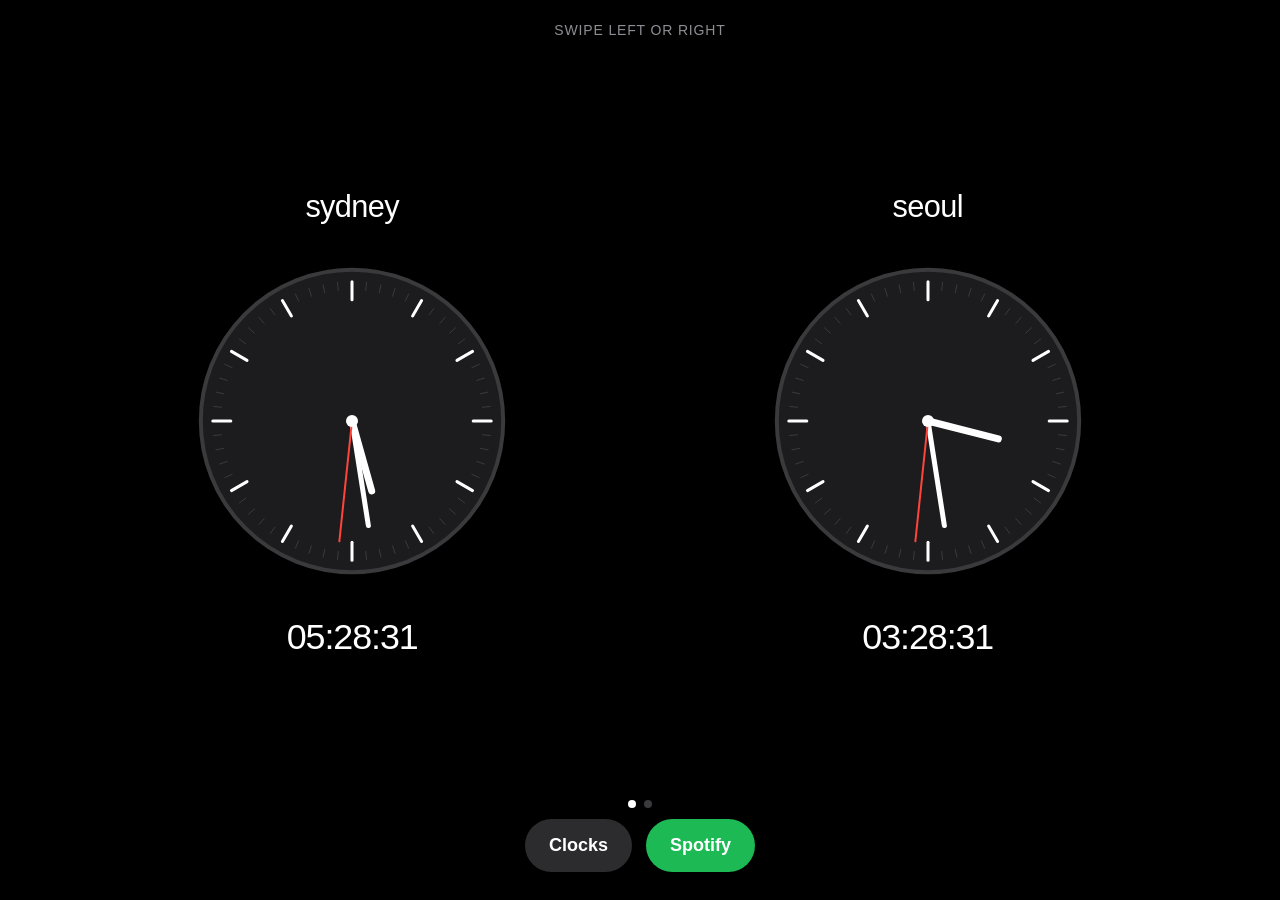
<file: clock.html>
<!DOCTYPE html>
<html lang="en">
<head>
  <meta charset="UTF-8" />
  <meta name="viewport" content="width=device-width, initial-scale=1.0" />
  <title>World Clock Kiosk</title>
  <style>
    :root {
      --bg: #000000;
      --card: #1c1c1e;
      --ring: #3a3a3c;
      --text: #ffffff;
      --muted: #8e8e93;
      --accent: #1db954;
      --danger: #ff453a;
    }

    * { box-sizing: border-box; }

    html, body {
      margin: 0;
      width: 100%;
      height: 100%;
      overflow: hidden;
      background: var(--bg);
      color: var(--text);
      font-family: -apple-system, BlinkMacSystemFont, "SF Pro Display", "Segoe UI", sans-serif;
      touch-action: pan-y;
      user-select: none;
    }

    body {
      display: flex;
      align-items: stretch;
      justify-content: stretch;
    }

    .app {
      width: 100vw;
      height: 100vh;
      overflow: hidden;
      position: relative;
      background: var(--bg);
    }

    .track {
      display: flex;
      width: 200vw;
      height: 100vh;
      transform: translateX(0);
      transition: transform 320ms ease;
      will-change: transform;
    }

    .app.spotify .track {
      transform: translateX(-100vw);
    }

    .page {
      width: 100vw;
      height: 100vh;
      flex: 0 0 100vw;
      display: flex;
      align-items: center;
      justify-content: center;
      position: relative;
      overflow: hidden;
      background: var(--bg);
    }

    .clock-page {
      padding: 4vh 4vw 10vh;
      flex-direction: column;
      gap: 4vh;
    }

    .clocks {
      display: grid;
      grid-template-columns: repeat(2, minmax(260px, 1fr));
      gap: 4vw;
      width: min(1100px, 100%);
      align-items: start;
    }

    .clock-card {
      display: flex;
      flex-direction: column;
      align-items: center;
      justify-content: flex-start;
      gap: 16px;
    }

    .city {
      font-size: clamp(22px, 2.4vw, 34px);
      font-weight: 500;
      letter-spacing: -0.02em;
      color: var(--text);
    }

    .clock-wrap {
      width: min(38vw, 360px);
      height: min(38vw, 360px);
      min-width: 260px;
      min-height: 260px;
      border-radius: 50%;
      display: grid;
      place-items: center;
    }

    canvas {
      width: 100%;
      height: 100%;
      display: block;
    }

    .digital {
      font-size: clamp(26px, 2.8vw, 42px);
      letter-spacing: -0.03em;
      color: var(--text);
      font-variant-numeric: tabular-nums;
    }

    .sub {
      font-size: clamp(14px, 1.2vw, 18px);
      color: var(--muted);
      text-transform: uppercase;
      letter-spacing: 0.08em;
    }

    .pill-row {
      position: absolute;
      bottom: 28px;
      left: 50%;
      transform: translateX(-50%);
      display: flex;
      gap: 14px;
      align-items: center;
      z-index: 3;
    }

    .pill {
      border: 0;
      border-radius: 999px;
      padding: 16px 24px;
      font-size: 18px;
      font-weight: 600;
      color: var(--text);
      background: #2c2c2e;
      cursor: pointer;
    }

    .pill.spotify {
      background: var(--accent);
      color: #fff;
    }

    .hint {
      position: absolute;
      top: 22px;
      left: 50%;
      transform: translateX(-50%);
      color: var(--muted);
      font-size: 14px;
      letter-spacing: 0.06em;
      text-transform: uppercase;
      z-index: 2;
    }

    .spotify-page {
      flex-direction: column;
      padding: 0;
    }

    .spotify-shell {
      width: 100%;
      height: 100%;
      display: flex;
      flex-direction: column;
      background: #121212;
    }

    .spotify-topbar {
      height: 64px;
      display: flex;
      align-items: center;
      justify-content: space-between;
      padding: 0 20px;
      background: rgba(0,0,0,0.5);
      color: var(--text);
      flex: 0 0 auto;
    }

    .spotify-title {
      font-size: 18px;
      font-weight: 600;
    }

    .spotify-actions {
      display: flex;
      gap: 10px;
    }

    .spotify-actions button,
    .spotify-actions a {
      border: 0;
      border-radius: 999px;
      padding: 10px 16px;
      font-size: 14px;
      font-weight: 600;
      text-decoration: none;
      color: white;
      background: #2c2c2e;
      cursor: pointer;
    }

    .spotify-actions .open {
      background: var(--accent);
    }

    .spotify-frame-wrap {
      flex: 1 1 auto;
      position: relative;
      display: grid;
      place-items: center;
      padding: 18px;
    }

    .spotify-frame {
      width: 100%;
      height: 100%;
      border: 0;
      border-radius: 24px;
      background: #121212;
    }

    .spotify-fallback {
      width: min(800px, 90vw);
      display: none;
      flex-direction: column;
      gap: 16px;
      align-items: center;
      text-align: center;
      color: var(--text);
      padding: 32px;
      background: #181818;
      border-radius: 28px;
    }

    .spotify-fallback p {
      margin: 0;
      color: var(--muted);
      line-height: 1.5;
      max-width: 55ch;
    }

    .spotify-fallback a {
      background: var(--accent);
      color: white;
      text-decoration: none;
      padding: 14px 20px;
      border-radius: 999px;
      font-weight: 700;
    }

    .dots {
      position: absolute;
      bottom: 92px;
      left: 50%;
      transform: translateX(-50%);
      display: flex;
      gap: 8px;
      z-index: 3;
    }

    .dot {
      width: 8px;
      height: 8px;
      border-radius: 999px;
      background: #3a3a3c;
    }

    .dot.active {
      background: white;
    }

    @media (max-width: 860px) {
      .clocks {
        grid-template-columns: 1fr;
        gap: 5vh;
      }

      .clock-wrap {
        width: min(52vw, 320px);
        height: min(52vw, 320px);
      }
    }
  </style>
</head>
<body>
  <div class="app" id="app">
    <div class="hint">Swipe left or right</div>
    <div class="track" id="track">
      <section class="page clock-page">
        <div class="clocks">
          <div class="clock-card">
            <div class="city">sydney</div>
            <div class="clock-wrap"><canvas id="clock-sydney" width="360" height="360"></canvas></div>
            <div class="digital" id="digital-sydney">--:--:--</div>
          </div>
          <div class="clock-card">
            <div class="city">seoul</div>
            <div class="clock-wrap"><canvas id="clock-seoul" width="360" height="360"></canvas></div>
            <div class="digital" id="digital-seoul">--:--:--</div>
          </div>
        </div>
      </section>

      <section class="page spotify-page">
        <div class="spotify-shell">
          <div class="spotify-topbar">
            <div class="spotify-title">Spotify</div>
            <div class="spotify-actions">
              <button id="backBtn">Back to clocks</button>
              <a class="open" href="https://open.spotify.com" target="_blank" rel="noreferrer">Open full Spotify</a>
            </div>
          </div>
          <div class="spotify-frame-wrap">
            <iframe
              class="spotify-frame"
              id="spotifyFrame"
              src="https://open.spotify.com/embed/playlist/37i9dQZF1DXcBWIGoYBM5M?theme=0"
              allow="autoplay; clipboard-write; encrypted-media; fullscreen; picture-in-picture"
              loading="eager">
            </iframe>
            <div class="spotify-fallback" id="spotifyFallback">
              <h2>Spotify web player may need the full site</h2>
              <p>
                The embedded player works best for playlists, albums, artists, or podcasts. If you want the full Spotify interface,
                use the button above to open Spotify in its own tab or kiosk window.
              </p>
              <a href="https://open.spotify.com" target="_blank" rel="noreferrer">Open Spotify</a>
            </div>
          </div>
        </div>
      </section>
    </div>

    <div class="dots">
      <div class="dot active" id="dot0"></div>
      <div class="dot" id="dot1"></div>
    </div>

    <div class="pill-row">
      <button class="pill" id="clockBtn">Clocks</button>
      <button class="pill spotify" id="spotifyBtn">Spotify</button>
    </div>
  </div>

  <script>
    const app = document.getElementById('app');
    const spotifyFrame = document.getElementById('spotifyFrame');
    const spotifyFallback = document.getElementById('spotifyFallback');
    let page = 0;
    let startX = null;
    let currentX = null;
    let dragging = false;

    function setPage(next) {
      page = Math.max(0, Math.min(1, next));
      app.classList.toggle('spotify', page === 1);
      document.getElementById('dot0').classList.toggle('active', page === 0);
      document.getElementById('dot1').classList.toggle('active', page === 1);
    }

    document.getElementById('clockBtn').addEventListener('click', () => setPage(0));
    document.getElementById('spotifyBtn').addEventListener('click', () => setPage(1));
    document.getElementById('backBtn').addEventListener('click', () => setPage(0));

    function pointerDown(x) {
      startX = x;
      currentX = x;
      dragging = true;
    }

    function pointerMove(x) {
      if (!dragging) return;
      currentX = x;
    }

    function pointerUp() {
      if (!dragging || startX === null || currentX === null) {
        dragging = false;
        startX = null;
        currentX = null;
        return;
      }

      const dx = currentX - startX;
      if (dx < -70) setPage(1);
      if (dx > 70) setPage(0);

      dragging = false;
      startX = null;
      currentX = null;
    }

    window.addEventListener('touchstart', e => pointerDown(e.changedTouches[0].clientX), { passive: true });
    window.addEventListener('touchmove', e => pointerMove(e.changedTouches[0].clientX), { passive: true });
    window.addEventListener('touchend', pointerUp);
    window.addEventListener('mousedown', e => pointerDown(e.clientX));
    window.addEventListener('mousemove', e => pointerMove(e.clientX));
    window.addEventListener('mouseup', pointerUp);

    window.addEventListener('keydown', e => {
      if (e.key === 'ArrowLeft') setPage(0);
      if (e.key === 'ArrowRight') setPage(1);
    });

    spotifyFrame.addEventListener('error', () => {
      spotifyFrame.style.display = 'none';
      spotifyFallback.style.display = 'flex';
    });

    function drawClock(canvasId, timeZone, digitalId) {
      const canvas = document.getElementById(canvasId);
      const ctx = canvas.getContext('2d');
      const digital = document.getElementById(digitalId);
      const size = canvas.width;
      const cx = size / 2;
      const cy = size / 2;
      const r = size * 0.42;

      const now = new Date();
      const zoned = new Date(now.toLocaleString('en-US', { timeZone }));

      const ms = zoned.getMilliseconds();
      const seconds = zoned.getSeconds() + ms / 1000;
      const minutes = zoned.getMinutes() + seconds / 60;
      const hours = (zoned.getHours() % 12) + minutes / 60;

      ctx.clearRect(0, 0, size, size);

      ctx.beginPath();
      ctx.arc(cx, cy, r, 0, Math.PI * 2);
      ctx.fillStyle = '#1c1c1e';
      ctx.fill();
      ctx.lineWidth = 4;
      ctx.strokeStyle = '#3a3a3c';
      ctx.stroke();

      for (let i = 0; i < 60; i++) {
        const angle = (i * 6 - 90) * Math.PI / 180;
        const outer = r - 12;
        const inner = i % 5 === 0 ? r - 30 : r - 20;
        const x1 = cx + Math.cos(angle) * inner;
        const y1 = cy + Math.sin(angle) * inner;
        const x2 = cx + Math.cos(angle) * outer;
        const y2 = cy + Math.sin(angle) * outer;

        ctx.beginPath();
        ctx.moveTo(x1, y1);
        ctx.lineTo(x2, y2);
        ctx.lineWidth = i % 5 === 0 ? 3 : 1;
        ctx.strokeStyle = i % 5 === 0 ? '#ffffff' : '#3a3a3c';
        ctx.stroke();
      }

      drawHand(ctx, cx, cy, (hours * 30 - 90) * Math.PI / 180, r * 0.48, 7, '#ffffff');
      drawHand(ctx, cx, cy, (minutes * 6 - 90) * Math.PI / 180, r * 0.70, 5, '#ffffff');
      drawHand(ctx, cx, cy, (seconds * 6 - 90) * Math.PI / 180, r * 0.80, 2, '#ff453a');

      ctx.beginPath();
      ctx.arc(cx, cy, 6, 0, Math.PI * 2);
      ctx.fillStyle = '#ffffff';
      ctx.fill();

      digital.textContent = zoned.toLocaleTimeString('en-AU', {
        hour: '2-digit',
        minute: '2-digit',
        second: '2-digit',
        hour12: false
      });
    }

    function drawHand(ctx, cx, cy, angle, length, width, color) {
      ctx.beginPath();
      ctx.moveTo(cx, cy);
      ctx.lineTo(cx + Math.cos(angle) * length, cy + Math.sin(angle) * length);
      ctx.lineWidth = width;
      ctx.lineCap = 'round';
      ctx.strokeStyle = color;
      ctx.stroke();
    }

    function tick() {
      drawClock('clock-sydney', 'Australia/Sydney', 'digital-sydney');
      drawClock('clock-seoul', 'Asia/Seoul', 'digital-seoul');
      requestAnimationFrame(tick);
    }

    tick();
  </script>
</body>
</html>
</file>
